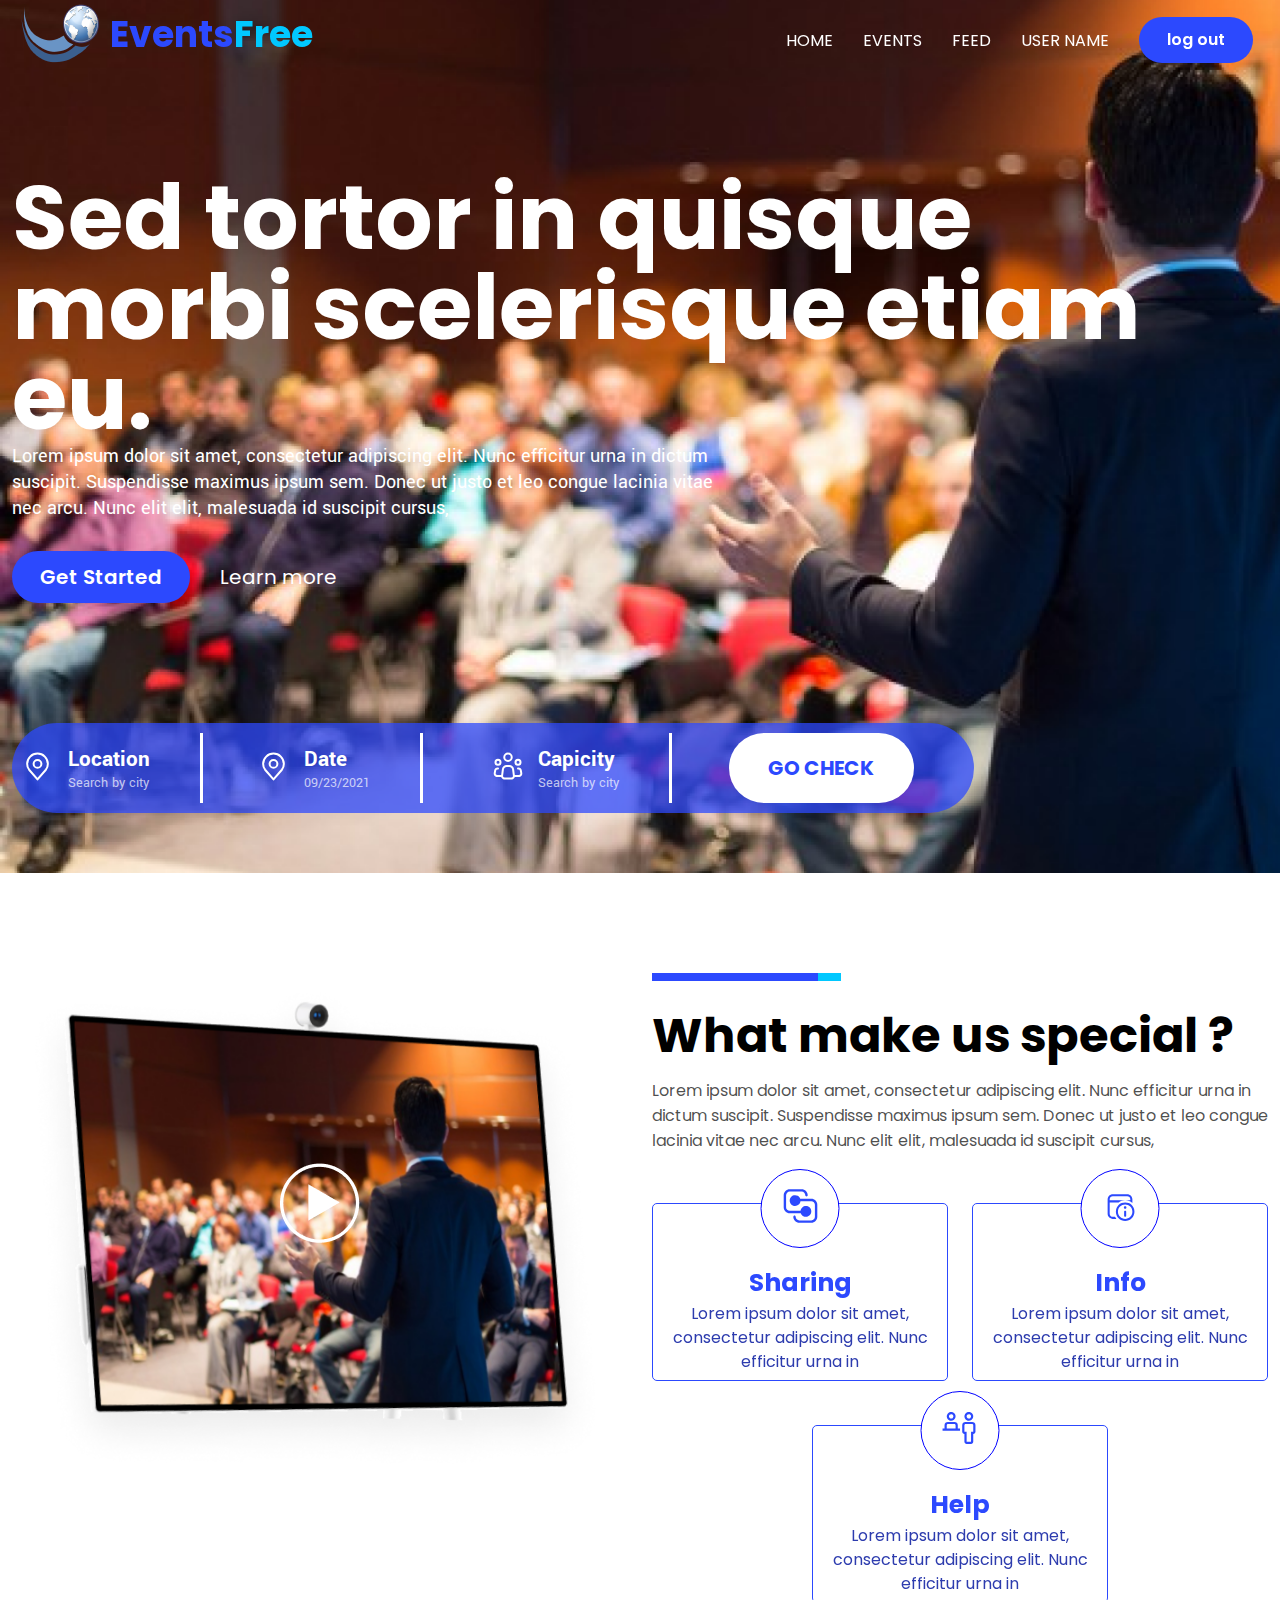
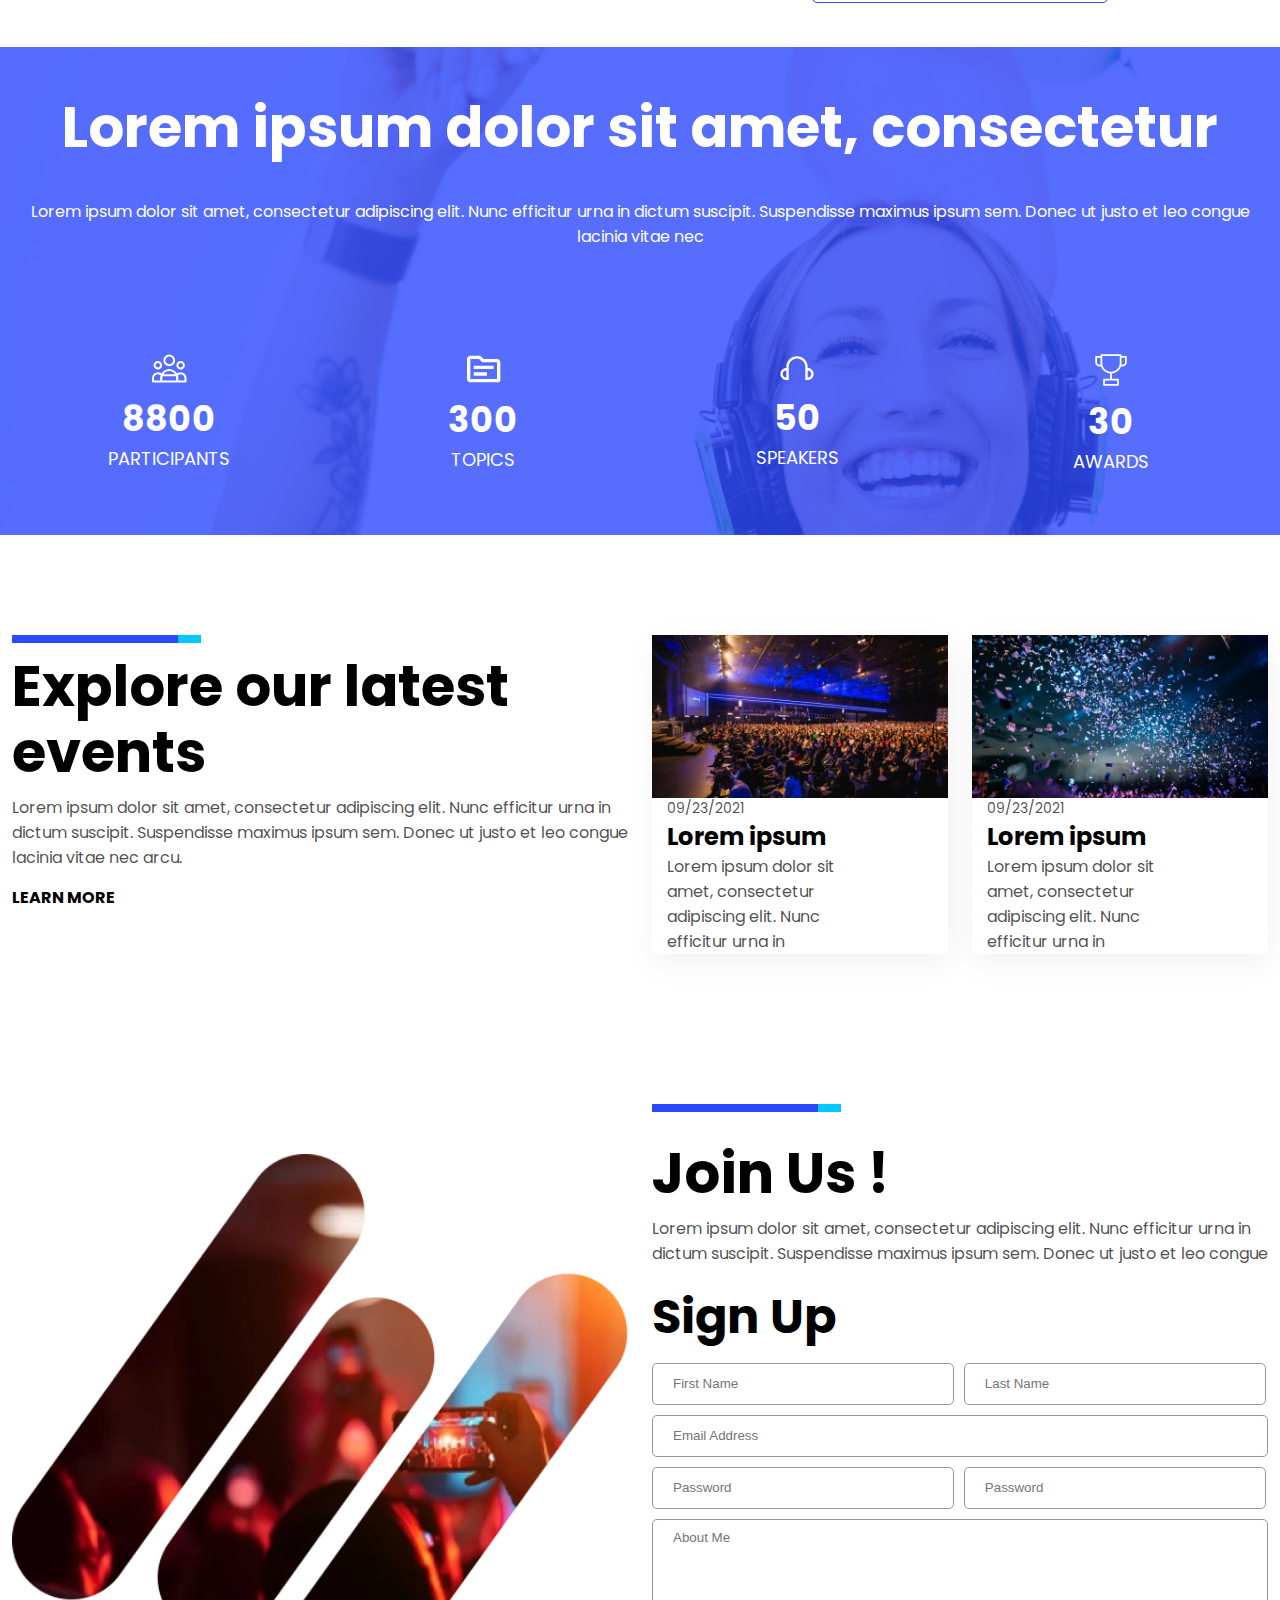
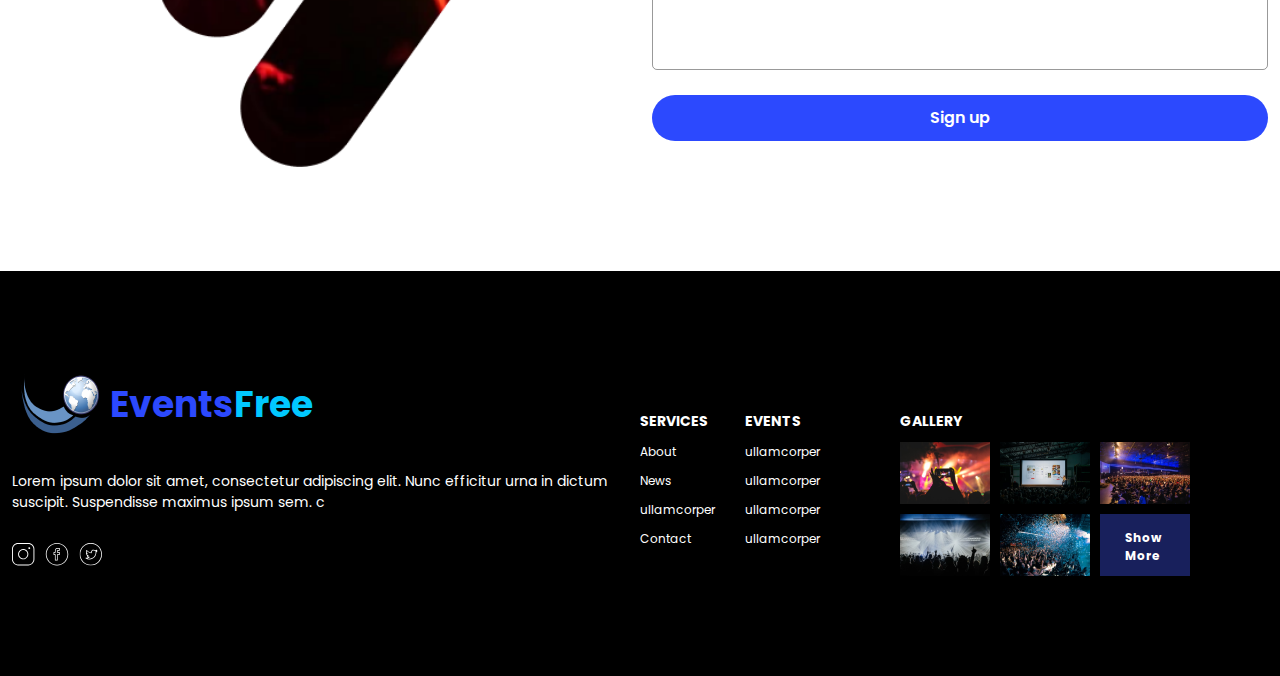
<file: index.html>
<!DOCTYPE html>
<html lang="en">

<head>
    <link rel="stylesheet" href="./assets/css/style.css">
    <meta charset="UTF-8">
    <meta name="viewport" content="width=device-width, initial-scale=1.0">
    <title>Home page</title>
</head>

<body>
    <section class="content">
        <nav class="space-btwn d-flex align-item fixed">
            <div class="container w-100">
                <div class="d-flex w-100 space-btwn align-items-center">
                    <div class="d-flex align-item">
                        <a href=""><img src="./assets/images/image1.png" alt=""></a>
                        <a href="" class="herader-txt">Events<b>Free</b></a>
                    </div>
                    <input type="checkbox" id="menuBar" hidden>
                    <label for="menuBar">
                        <span></span>
                        <span></span>
                        <span></span>
                    </label>
                    <ul class="d-flex gap-30 align-item lg-view">
                        <li><a href="" class="heraderlink">HOME</a></li>
                        <li><a href="" class="heraderlink">EVENTS</a></li>
                        <li><a href="" class="heraderlink">FEED</a></li>
                        <li><a href="" class="heraderlink">USER NAME</a></li>
                        <li><a href=""><button class="btn-1">log out</button></a></li>
                    </ul>
                </div>
            </div>
        </nav>

        <div class="container">
            <div class="main-heading ">
                <h1>Sed tortor in <span class="underline">quisque morbi</span>
                    scelerisque
                    etiam eu.
                </h1>
            </div>
            <div class="main-text pt-20">
                <p>Lorem ipsum dolor sit amet, consectetur adipiscing elit. Nunc efficitur urna in dictum suscipit.
                    Suspendisse maximus
                    ipsum sem. Donec ut justo et leo congue lacinia vitae nec arcu. Nunc elit elit, malesuada id
                    suscipit cursus,</p>
            </div>
            <div class="button d-flex align-item gap-30 pt-30">
                <button class="btn-2">Get Started</button>
                <div class="herader-txte">
                    <p>Learn more</p>
                </div>
            </div>
            <div class="pb-100px ">
                <div class="content-box d-flex jusrfy-centre align-item  ">
                    <div class="d-flex align-item  box-sec-1 sm-view width-1 br">
                        <span>
                            <svg xmlns="http://www.w3.org/2000/svg" width="31" height="31" viewBox="0 0 31 31"
                                fill="none">
                                <path
                                    d="M15.5 16.791C17.6401 16.791 19.375 15.0561 19.375 12.916C19.375 10.7759 17.6401 9.04102 15.5 9.04102C13.3599 9.04102 11.625 10.7759 11.625 12.916C11.625 15.0561 13.3599 16.791 15.5 16.791Z"
                                    stroke="white" stroke-width="2" stroke-linecap="round" stroke-linejoin="round" />
                                <path
                                    d="M15.5003 2.58301C12.7598 2.58301 10.1314 3.6717 8.19356 5.60957C6.25568 7.54745 5.16699 10.1758 5.16699 12.9163C5.16699 15.3602 5.68624 16.9593 7.10449 18.7288L15.5003 28.4163L23.8962 18.7288C25.3144 16.9593 25.8337 15.3602 25.8337 12.9163C25.8337 10.1758 24.745 7.54745 22.8071 5.60957C20.8692 3.6717 18.2409 2.58301 15.5003 2.58301V2.58301Z"
                                    stroke="white" stroke-width="2" stroke-linecap="round" stroke-linejoin="round" />
                            </svg>
                        </span>
                        <div class="box-content pl-15">
                            <div class="content-heading">
                                <h3>Location</h3>
                            </div>
                            <div class="content-paragraph">
                                <p>Search by city</p>
                            </div>
                        </div>
                        <div class="brdr"></div>
                    </div>
                    <div class="d-flex align-item   box-sec-2 sm-view width-2">
                        <span>
                            <svg xmlns="http://www.w3.org/2000/svg" width="31" height="31" viewBox="0 0 31 31"
                                fill="none">
                                <path
                                    d="M15.5 16.791C17.6401 16.791 19.375 15.0561 19.375 12.916C19.375 10.7759 17.6401 9.04102 15.5 9.04102C13.3599 9.04102 11.625 10.7759 11.625 12.916C11.625 15.0561 13.3599 16.791 15.5 16.791Z"
                                    stroke="white" stroke-width="2" stroke-linecap="round" stroke-linejoin="round" />
                                <path
                                    d="M15.5003 2.58301C12.7598 2.58301 10.1314 3.6717 8.19356 5.60957C6.25568 7.54745 5.16699 10.1758 5.16699 12.9163C5.16699 15.3602 5.68624 16.9593 7.10449 18.7288L15.5003 28.4163L23.8962 18.7288C25.3144 16.9593 25.8337 15.3602 25.8337 12.9163C25.8337 10.1758 24.745 7.54745 22.8071 5.60957C20.8692 3.6717 18.2409 2.58301 15.5003 2.58301V2.58301Z"
                                    stroke="white" stroke-width="2" stroke-linecap="round" stroke-linejoin="round" />
                            </svg>
                        </span>
                        <div class="box-content pl-15">
                            <div class="content-heading">
                                <h3>Date</h3>
                            </div>
                            <div class="content-paragraph">
                                <p>09/23/2021</p>
                            </div>
                        </div>
                        <div class="brdr"></div>
                    </div>
                    <div class="d-flex align-item   box-sec-3 width-3">
                        <span>
                            <svg xmlns="http://www.w3.org/2000/svg" width="30" height="30" viewBox="0 0 30 30"
                                fill="none">
                                <path
                                    d="M20.8991 24.69L20.0991 18.285C19.9857 17.3778 19.5448 16.5432 18.8593 15.9383C18.1738 15.3333 17.2909 14.9996 16.3766 15H13.6216C12.7078 15.0003 11.8254 15.3342 11.1405 15.9391C10.4555 16.544 10.0149 17.3782 9.9016 18.285L9.10035 24.69C9.05638 25.0419 9.08777 25.3991 9.19245 25.7379C9.29712 26.0768 9.47269 26.3894 9.70748 26.6552C9.94228 26.921 10.2309 27.1338 10.5543 27.2794C10.8776 27.4251 11.2282 27.5003 11.5828 27.5H18.4178C18.7724 27.5001 19.1229 27.4248 19.446 27.279C19.7692 27.1333 20.0577 26.9205 20.2924 26.6547C20.527 26.389 20.7025 26.0764 20.8071 25.7376C20.9117 25.3989 20.9431 25.0418 20.8991 24.69V24.69Z"
                                    stroke="white" stroke-width="2" stroke-linecap="round" stroke-linejoin="round" />
                                <path
                                    d="M15 10C17.0711 10 18.75 8.32107 18.75 6.25C18.75 4.17893 17.0711 2.5 15 2.5C12.9289 2.5 11.25 4.17893 11.25 6.25C11.25 8.32107 12.9289 10 15 10Z"
                                    stroke="white" stroke-width="2" />
                                <path
                                    d="M5 13.75C6.38071 13.75 7.5 12.6307 7.5 11.25C7.5 9.86929 6.38071 8.75 5 8.75C3.61929 8.75 2.5 9.86929 2.5 11.25C2.5 12.6307 3.61929 13.75 5 13.75Z"
                                    stroke="white" stroke-width="2" />
                                <path
                                    d="M25 13.75C26.3807 13.75 27.5 12.6307 27.5 11.25C27.5 9.86929 26.3807 8.75 25 8.75C23.6193 8.75 22.5 9.86929 22.5 11.25C22.5 12.6307 23.6193 13.75 25 13.75Z"
                                    stroke="white" stroke-width="2" />
                                <path
                                    d="M5.00023 17.5H4.61773C4.02593 17.4999 3.4533 17.7098 3.0017 18.0923C2.5501 18.4747 2.24883 19.005 2.15148 19.5887L1.73523 22.0887C1.67549 22.4469 1.69451 22.8138 1.79094 23.1639C1.88738 23.514 2.05892 23.8389 2.29364 24.116C2.52836 24.393 2.82062 24.6156 3.1501 24.7683C3.47957 24.921 3.83835 25 4.20148 25H8.75023"
                                    stroke="white" stroke-width="2" stroke-linecap="round" stroke-linejoin="round" />
                                <path
                                    d="M25 17.5H25.3825C25.9743 17.4999 26.5469 17.7098 26.9985 18.0923C27.4501 18.4747 27.7514 19.005 27.8487 19.5887L28.265 22.0887C28.3247 22.4469 28.3057 22.8138 28.2093 23.1639C28.1129 23.514 27.9413 23.8389 27.7066 24.116C27.4719 24.393 27.1796 24.6156 26.8501 24.7683C26.5207 24.921 26.1619 25 25.7987 25H21.25"
                                    stroke="white" stroke-width="2" stroke-linecap="round" stroke-linejoin="round" />
                            </svg>
                        </span>
                        <div class="box-content pl-15">
                            <div class="content-heading">
                                <h3>Capicity</h3>
                            </div>
                            <div class="content-paragraph">
                                <p>Search by city</p>
                            </div>
                        </div>
                        <div class="brdr"></div>
                    </div>
                    <div class="d-flex align-item pl-90 width-4">
                        <div class="box-content  ">
                            <button class="btn-3">GO CHECK</button>
                        </div>
                    </div>
                </div>
            </div>
        </div>
    </section>
    <div class="container">
        <div class="row">
            <div class="col-lg-6 col-12">
                <div class="relative pt-100">
                    <img src="./assets/images/surfacee-hub.png" alt="Microsoft" class="w-100">
                    <img src="./assets/images/icon-img.png" alt="icon-img" class="absolute">
                </div>
            </div>
            <div class="col-lg-6 col-12">
                <img src="./assets/images/heading-top.png" alt="" class="heading-top-img">
                <div class="heading">
                    <p>What make us special ?</p>
                </div>
                <div class="text">
                    <p>Lorem ipsum dolor sit amet, consectetur adipiscing elit. Nunc efficitur urna in dictum suscipit.
                        Suspendisse maximus
                        ipsum sem. Donec ut justo et leo congue lacinia vitae nec arcu. Nunc elit elit, malesuada id
                        suscipit cursus,
                    </p>
                </div>
                <div class="row jusrfy-centre mb-50">
                    <div class="col-6 col-12-sm">
                        <div class="box relative">
                            <div class="box-heading">
                                <h4>Sharing</h4>
                            </div>
                            <div class="box-p">
                                <p>Lorem ipsum dolor sit amet, consectetur adipiscing elit. Nunc efficitur urna in</p>
                            </div>
                            <div class="box-img">
                                <span>
                                    <svg xmlns="http://www.w3.org/2000/svg" width="48" height="48" viewBox="0 0 48 48"
                                        fill="none">
                                        <path
                                            d="M7.2002 13.2002C7.2002 11.6089 7.83234 10.0828 8.95755 8.95755C10.0828 7.83234 11.6089 7.2002 13.2002 7.2002H25.2002C26.7915 7.2002 28.3176 7.83234 29.4428 8.95755C30.5681 10.0828 31.2002 11.6089 31.2002 13.2002C31.2002 13.5185 31.0738 13.8237 30.8487 14.0487C30.6237 14.2738 30.3185 14.4002 30.0002 14.4002C29.6819 14.4002 29.3767 14.2738 29.1517 14.0487C28.9266 13.8237 28.8002 13.5185 28.8002 13.2002C28.8002 12.2454 28.4209 11.3297 27.7458 10.6546C27.0707 9.97948 26.155 9.6002 25.2002 9.6002H13.2002C12.2454 9.6002 11.3297 9.97948 10.6546 10.6546C9.97948 11.3297 9.6002 12.2454 9.6002 13.2002V25.2002C9.6002 26.155 9.97948 27.0707 10.6546 27.7458C11.3297 28.4209 12.2454 28.8002 13.2002 28.8002H24.0338C24.1822 27.4816 24.8109 26.2638 25.7999 25.3791C26.7889 24.4945 28.0691 24.005 29.396 24.0041C30.7229 24.0031 32.0038 24.4907 32.9941 25.3739C33.9844 26.2571 34.6149 27.474 34.7652 28.7924C34.9155 30.1108 34.5751 31.4384 33.809 32.5218C33.0428 33.6052 31.9046 34.3687 30.6115 34.6664C29.3184 34.9641 27.961 34.7753 26.7982 34.136C25.6354 33.4966 24.7488 32.4516 24.3074 31.2002H13.2002C11.6089 31.2002 10.0828 30.5681 8.95755 29.4428C7.83234 28.3176 7.2002 26.7915 7.2002 25.2002V13.2002ZM18.0002 33.6002C17.6819 33.6002 17.3767 33.7266 17.1517 33.9517C16.9266 34.1767 16.8002 34.4819 16.8002 34.8002C16.8002 36.3915 17.4323 37.9176 18.5576 39.0428C19.6828 40.1681 21.2089 40.8002 22.8002 40.8002H34.8002C36.3915 40.8002 37.9176 40.1681 39.0428 39.0428C40.1681 37.9176 40.8002 36.3915 40.8002 34.8002V22.8002C40.8002 21.2089 40.1681 19.6828 39.0428 18.5576C37.9176 17.4323 36.3915 16.8002 34.8002 16.8002H23.693C23.2516 15.5488 22.365 14.5037 21.2022 13.8644C20.0394 13.2251 18.682 13.0363 17.3889 13.334C16.0958 13.6317 14.9576 14.3952 14.1914 15.4786C13.4253 16.562 13.0849 17.8896 13.2352 19.208C13.3855 20.5264 14.016 21.7433 15.0063 22.6265C15.9966 23.5097 17.2774 23.9973 18.6044 23.9963C19.9313 23.9954 21.2114 23.5059 22.2005 22.6212C23.1895 21.7366 23.8182 20.5188 23.9666 19.2002H34.8002C35.755 19.2002 36.6707 19.5795 37.3458 20.2546C38.0209 20.9297 38.4002 21.8454 38.4002 22.8002V34.8002C38.4002 35.755 38.0209 36.6707 37.3458 37.3458C36.6707 38.0209 35.755 38.4002 34.8002 38.4002H22.8002C21.8454 38.4002 20.9297 38.0209 20.2546 37.3458C19.5795 36.6707 19.2002 35.755 19.2002 34.8002C19.2002 34.4819 19.0738 34.1767 18.8487 33.9517C18.6237 33.7266 18.3185 33.6002 18.0002 33.6002Z"
                                            fill="#2C49FE" />
                                    </svg>
                                </span>
                            </div>
                        </div>
                    </div>
                    <div class="col-6 col-12-sm">
                        <div class="relative box">
                            <div class="box-heading">
                                <h4>Info</h4>
                            </div>
                            <div class="box-p">
                                <p>Lorem ipsum dolor sit amet, consectetur adipiscing elit. Nunc efficitur urna in
                                </p>
                            </div>
                            <div class="box-img">
                                <span>
                                    <svg xmlns="http://www.w3.org/2000/svg" width="33" height="33" viewBox="0 0 33 33"
                                        fill="none">
                                        <path
                                            d="M28.875 9.28125C28.875 7.91373 28.3318 6.60222 27.3648 5.63523C26.3978 4.66825 25.0863 4.125 23.7188 4.125H9.28125C7.91373 4.125 6.60222 4.66825 5.63523 5.63523C4.66825 6.60222 4.125 7.91373 4.125 9.28125V23.7188C4.125 25.0863 4.66825 26.3978 5.63523 27.3648C6.60222 28.3318 7.91373 28.875 9.28125 28.875H12.9051C12.3798 28.2388 11.9254 27.5472 11.55 26.8125H9.28125C8.46074 26.8125 7.67383 26.4866 7.09364 25.9064C6.51345 25.3262 6.1875 24.5393 6.1875 23.7188V12.375H15.1326C16.9785 11.0756 19.2287 10.3125 21.6562 10.3125C24.3994 10.3125 26.9156 11.286 28.875 12.9051V9.28125ZM21.6562 10.3125H6.1875V9.28125C6.1875 8.46074 6.51345 7.67383 7.09364 7.09364C7.67383 6.51345 8.46074 6.1875 9.28125 6.1875H23.7188C24.5393 6.1875 25.3262 6.51345 25.9064 7.09364C26.4866 7.67383 26.8125 8.46074 26.8125 9.28125V10.3125H21.6562ZM20.3672 17.5312C20.3672 17.1894 20.503 16.8615 20.7447 16.6197C20.9865 16.378 21.3144 16.2422 21.6562 16.2422C21.9981 16.2422 22.326 16.378 22.5678 16.6197C22.8095 16.8615 22.9453 17.1894 22.9453 17.5312C22.9453 17.8731 22.8095 18.201 22.5678 18.4428C22.326 18.6845 21.9981 18.8203 21.6562 18.8203C21.3144 18.8203 20.9865 18.6845 20.7447 18.4428C20.503 18.201 20.3672 17.8731 20.3672 17.5312ZM22.6875 25.7812C22.6875 26.0548 22.5789 26.3171 22.3855 26.5105C22.1921 26.7039 21.9298 26.8125 21.6562 26.8125C21.3827 26.8125 21.1204 26.7039 20.927 26.5105C20.7336 26.3171 20.625 26.0548 20.625 25.7812V21.6562C20.625 21.3827 20.7336 21.1204 20.927 20.927C21.1204 20.7336 21.3827 20.625 21.6562 20.625C21.9298 20.625 22.1921 20.7336 22.3855 20.927C22.5789 21.1204 22.6875 21.3827 22.6875 21.6562V25.7812ZM12.375 21.6562C12.375 20.4374 12.6151 19.2305 13.0815 18.1045C13.5479 16.9784 14.2316 15.9553 15.0934 15.0934C15.9553 14.2316 16.9784 13.5479 18.1045 13.0815C19.2305 12.6151 20.4374 12.375 21.6562 12.375C22.8751 12.375 24.082 12.6151 25.208 13.0815C26.3341 13.5479 27.3572 14.2316 28.2191 15.0934C29.0809 15.9553 29.7646 16.9784 30.231 18.1045C30.6974 19.2305 30.9375 20.4374 30.9375 21.6562C30.9375 24.1178 29.9597 26.4785 28.2191 28.2191C26.4785 29.9597 24.1178 30.9375 21.6562 30.9375C19.1947 30.9375 16.834 29.9597 15.0934 28.2191C13.3528 26.4785 12.375 24.1178 12.375 21.6562ZM14.4375 21.6562C14.4375 23.5708 15.198 25.4069 16.5518 26.7607C17.9056 28.1145 19.7417 28.875 21.6562 28.875C23.5708 28.875 25.4069 28.1145 26.7607 26.7607C28.1145 25.4069 28.875 23.5708 28.875 21.6562C28.875 19.7417 28.1145 17.9056 26.7607 16.5518C25.4069 15.198 23.5708 14.4375 21.6562 14.4375C19.7417 14.4375 17.9056 15.198 16.5518 16.5518C15.198 17.9056 14.4375 19.7417 14.4375 21.6562Z"
                                            fill="#2C49FE" />
                                    </svg>
                                </span>
                            </div>
                        </div>
                    </div>

                    <div class="col-6 col-12-sm">
                        <div class="box-2 relative">
                            <div class="box-heading">
                                <h4>Help</h4>
                            </div>
                            <div class="box-p">
                                <p>Lorem ipsum dolor sit amet, consectetur adipiscing elit. Nunc efficitur urna in</p>
                            </div>
                            <div class="box-img">
                                <span>
                                    <svg xmlns="http://www.w3.org/2000/svg" width="37" height="37" viewBox="0 0 37 37"
                                        fill="none">
                                        <g clip-path="url(#clip0_34717_6864)">
                                            <path
                                                d="M30.6455 11.875H24.0205C23.1422 11.8759 22.3002 12.2252 21.6792 12.8462C21.0582 13.4672 20.7089 14.3092 20.708 15.1875V21.8125C20.7086 22.398 20.9414 22.9594 21.3555 23.3734C21.7695 23.7874 22.3308 24.0202 22.9163 24.0208V31.75C22.9169 32.3355 23.1498 32.8969 23.5638 33.3109C23.9778 33.7249 24.5392 33.9578 25.1247 33.9583H29.5413C30.1268 33.9578 30.6882 33.7249 31.1022 33.3109C31.5162 32.8969 31.7491 32.3355 31.7497 31.75V24.0208C32.3352 24.0202 32.8965 23.7874 33.3106 23.3734C33.7246 22.9594 33.9574 22.398 33.958 21.8125V15.1875C33.9571 14.3092 33.6079 13.4672 32.9868 12.8462C32.3658 12.2252 31.5238 11.8759 30.6455 11.875ZM31.7497 21.8125H29.5413V31.75H25.1247V21.8125H22.9163V15.1875C22.9163 14.8947 23.0327 14.6138 23.2397 14.4067C23.4468 14.1997 23.7277 14.0833 24.0205 14.0833H30.6455C30.9384 14.0833 31.2192 14.1997 31.4263 14.4067C31.6333 14.6138 31.7497 14.8947 31.7497 15.1875V21.8125Z"
                                                fill="#2C49FE" />
                                            <path
                                                d="M22.916 6.35417C22.916 5.48063 23.175 4.62672 23.6604 3.9004C24.1457 3.17408 24.8355 2.60799 25.6425 2.2737C26.4495 1.93941 27.3376 1.85195 28.1943 2.02237C29.0511 2.19279 29.8381 2.61343 30.4557 3.23111C31.0734 3.8488 31.4941 4.63577 31.6645 5.49252C31.8349 6.34927 31.7474 7.23731 31.4132 8.04435C31.0789 8.85139 30.5128 9.54118 29.7865 10.0265C29.0601 10.5118 28.2062 10.7708 27.3327 10.7708C26.1617 10.7697 25.039 10.304 24.2109 9.47593C23.3829 8.6479 22.9172 7.52518 22.916 6.35417ZM25.1243 6.35417C25.1243 6.79094 25.2539 7.21789 25.4965 7.58105C25.7392 7.94421 26.0841 8.22726 26.4876 8.3944C26.8911 8.56155 27.3351 8.60528 27.7635 8.52007C28.1919 8.43486 28.5854 8.22454 28.8942 7.9157C29.2031 7.60686 29.4134 7.21337 29.4986 6.78499C29.5838 6.35662 29.5401 5.9126 29.3729 5.50908C29.2058 5.10556 28.9227 4.76066 28.5596 4.51801C28.1964 4.27535 27.7694 4.14584 27.3327 4.14584C26.7472 4.14642 26.1858 4.37927 25.7718 4.79329C25.3578 5.2073 25.1249 5.76866 25.1243 6.35417Z"
                                                fill="#2C49FE" />
                                            <path
                                                d="M16.2913 18.5V15.1875C16.2905 14.3092 15.9412 13.4672 15.3202 12.8462C14.6991 12.2252 13.8571 11.8759 12.9788 11.875H6.35384C5.47558 11.8759 4.63354 12.2252 4.01252 12.8462C3.39149 13.4672 3.04222 14.3092 3.04134 15.1875V18.5H0.833008V20.7083H18.4997V18.5H16.2913ZM5.24967 15.1875C5.24967 14.8947 5.36601 14.6138 5.57308 14.4067C5.78015 14.1997 6.061 14.0833 6.35384 14.0833H12.9788C13.2717 14.0833 13.5525 14.1997 13.7596 14.4067C13.9667 14.6138 14.083 14.8947 14.083 15.1875V18.5H5.24967V15.1875Z"
                                                fill="#2C49FE" />
                                            <path
                                                d="M5.25 6.35417C5.25 5.48063 5.50903 4.62672 5.99434 3.9004C6.47965 3.17408 7.16944 2.60799 7.97648 2.2737C8.78352 1.93941 9.67157 1.85195 10.5283 2.02237C11.3851 2.19279 12.172 2.61343 12.7897 3.23111C13.4074 3.8488 13.8281 4.63577 13.9985 5.49252C14.1689 6.34927 14.0814 7.23731 13.7471 8.04435C13.4128 8.85139 12.8468 9.54118 12.1204 10.0265C11.3941 10.5118 10.5402 10.7708 9.66667 10.7708C8.49565 10.7697 7.37294 10.304 6.5449 9.47593C5.71687 8.6479 5.25117 7.52518 5.25 6.35417ZM7.45833 6.35417C7.45833 6.79094 7.58785 7.21789 7.8305 7.58105C8.07316 7.94421 8.41805 8.22726 8.82157 8.3944C9.22509 8.56155 9.66912 8.60528 10.0975 8.52007C10.5259 8.43486 10.9194 8.22454 11.2282 7.9157C11.537 7.60686 11.7474 7.21337 11.8326 6.78499C11.9178 6.35662 11.874 5.9126 11.7069 5.50908C11.5398 5.10556 11.2567 4.76066 10.8936 4.51801C10.5304 4.27535 10.1034 4.14584 9.66667 4.14584C9.08116 4.14642 8.5198 4.37927 8.10579 4.79329C7.69177 5.2073 7.45892 5.76866 7.45833 6.35417Z"
                                                fill="#2C49FE" />
                                        </g>
                                        <defs>
                                            <clipPath id="clip0_34717_6864">
                                                <rect width="35.3333" height="35.3333" fill="white"
                                                    transform="translate(0.833008 0.833008)" />
                                            </clipPath>
                                        </defs>
                                    </svg>
                                </span>
                            </div>
                        </div>
                    </div>
                </div>
            </div>
        </div>
    </div>
    <section class="bg-image">
        <div class="container">
            <div class="section-heading">
                <h3>Lorem ipsum dolor sit amet, consectetur</h3>
            </div>
            <div class="section-text">
                <p>Lorem ipsum dolor sit amet, consectetur adipiscing elit. Nunc efficitur urna in dictum suscipit.
                    Suspendisse maximus
                    ipsum sem. Donec ut justo et leo congue lacinia vitae nec
                </p>
            </div>
            <div class="d-flex jusrfy-space-evenly pt-100 pb-100px flex-wrap max-widht-100">
                <div class="text-1">
                    <span>
                        <svg xmlns="http://www.w3.org/2000/svg" width="39" height="39" viewBox="0 0 39 39" fill="none">
                            <path
                                d="M27.375 32.5H35.5V29.25C35.4999 28.2369 35.1842 27.2489 34.5967 26.4235C34.0092 25.5981 33.1792 24.9762 32.222 24.6443C31.2647 24.3125 30.2279 24.2871 29.2555 24.5717C28.2832 24.8563 27.4237 25.4367 26.7965 26.2324L27.375 32.5ZM27.375 32.5H11.125H27.375ZM27.375 32.5V29.25C27.375 28.184 27.1702 27.1651 26.7965 26.2324L27.375 32.5ZM11.125 32.5H3V29.25C3.00007 28.2369 3.3158 27.2489 3.90327 26.4235C4.49075 25.5981 5.3208 24.9762 6.27803 24.6443C7.23526 24.3125 8.27211 24.2871 9.24445 24.5717C10.2168 24.8563 11.0763 25.4367 11.7035 26.2324L11.125 32.5ZM11.125 32.5V29.25C11.125 28.184 11.3297 27.1651 11.7035 26.2324L11.125 32.5ZM11.7035 26.2324C12.307 24.7243 13.3484 23.4316 14.6935 22.5211C16.0386 21.6105 17.6257 21.1239 19.25 21.1239C20.8743 21.1239 22.4614 21.6105 23.8065 22.5211C25.1516 23.4316 26.193 24.7243 26.7965 26.2324H11.7035ZM24.125 11.375C24.125 12.6679 23.6114 13.9079 22.6971 14.8221C21.7829 15.7364 20.5429 16.25 19.25 16.25C17.9571 16.25 16.7171 15.7364 15.8029 14.8221C14.8886 13.9079 14.375 12.6679 14.375 11.375C14.375 10.0821 14.8886 8.84209 15.8029 7.92785C16.7171 7.01361 17.9571 6.5 19.25 6.5C20.5429 6.5 21.7829 7.01361 22.6971 7.92785C23.6114 8.84209 24.125 10.0821 24.125 11.375V11.375ZM33.875 16.25C33.875 17.112 33.5326 17.9386 32.9231 18.5481C32.3136 19.1576 31.487 19.5 30.625 19.5C29.763 19.5 28.9364 19.1576 28.3269 18.5481C27.7174 17.9386 27.375 17.112 27.375 16.25C27.375 15.388 27.7174 14.5614 28.3269 13.9519C28.9364 13.3424 29.763 13 30.625 13C31.487 13 32.3136 13.3424 32.9231 13.9519C33.5326 14.5614 33.875 15.388 33.875 16.25ZM11.125 16.25C11.125 17.112 10.7826 17.9386 10.1731 18.5481C9.5636 19.1576 8.73695 19.5 7.875 19.5C7.01305 19.5 6.1864 19.1576 5.5769 18.5481C4.96741 17.9386 4.625 17.112 4.625 16.25C4.625 15.388 4.96741 14.5614 5.5769 13.9519C6.1864 13.3424 7.01305 13 7.875 13C8.73695 13 9.5636 13.3424 10.1731 13.9519C10.7826 14.5614 11.125 15.388 11.125 16.25Z"
                                stroke="white" stroke-width="2" stroke-linecap="round" stroke-linejoin="round" />
                        </svg>
                    </span>
                    <div class="number">
                        <p>8800</p>
                    </div>
                    <div class="text-section2">
                        <p>PARTICIPANTS</p>
                    </div>
                </div>
                <div class="text-2">
                    <span>
                        <svg xmlns="http://www.w3.org/2000/svg" width="40" height="40" viewBox="0 0 40 40" fill="none">
                            <path
                                d="M34 10.0003H20.6667L17.3333 6.66699H7.33333C5.5 6.66699 4.01667 8.16699 4.01667 10.0003L4 30.0003C4 31.8337 5.5 33.3337 7.33333 33.3337H35.2833C36.4167 33.3337 37.3333 32.4003 37.3333 31.2837V13.3337C37.3333 11.5003 35.8333 10.0003 34 10.0003ZM34 30.0003H7.33333V10.0003H15.95L19.2833 13.3337H34V30.0003ZM30.6667 20.0003H10.6667V16.667H30.6667V20.0003ZM24 26.667H10.6667V23.3337H24V26.667Z"
                                fill="white" />
                        </svg>
                    </span>
                    <div class="number">
                        <p>300</p>
                    </div>
                    <div class="text-section2">
                        <p>TOPICS</p>
                    </div>
                </div>
                <div class="text-3">
                    <span>
                        <svg xmlns="http://www.w3.org/2000/svg" width="38" height="38" viewBox="0 0 38 38" fill="none">
                            <path
                                d="M29.6875 19V17.8125C29.6875 14.978 28.5615 12.2596 26.5572 10.2553C24.5529 8.251 21.8345 7.125 19 7.125C16.1655 7.125 13.4471 8.251 11.4428 10.2553C9.4385 12.2596 8.3125 14.978 8.3125 17.8125V19C6.73778 19 5.22755 19.6256 4.11405 20.7391C3.00056 21.8526 2.375 23.3628 2.375 24.9375C2.375 26.5122 3.00056 28.0224 4.11405 29.1359C5.22755 30.2494 6.73778 30.875 8.3125 30.875H10.6875V17.8125C10.6875 15.6079 11.5633 13.4936 13.1222 11.9347C14.6811 10.3758 16.7954 9.5 19 9.5C21.2046 9.5 23.3189 10.3758 24.8778 11.9347C26.4367 13.4936 27.3125 15.6079 27.3125 17.8125V30.875H29.6875C31.2622 30.875 32.7724 30.2494 33.8859 29.1359C34.9994 28.0224 35.625 26.5122 35.625 24.9375C35.625 23.3628 34.9994 21.8526 33.8859 20.7391C32.7724 19.6256 31.2622 19 29.6875 19ZM4.75 24.9375C4.75 23.9927 5.12533 23.0865 5.79343 22.4184C6.46153 21.7503 7.36767 21.375 8.3125 21.375V28.5C7.36767 28.5 6.46153 28.1247 5.79343 27.4566C5.12533 26.7885 4.75 25.8823 4.75 24.9375ZM29.6875 28.5V21.375C30.6323 21.375 31.5385 21.7503 32.2066 22.4184C32.8747 23.0865 33.25 23.9927 33.25 24.9375C33.25 25.8823 32.8747 26.7885 32.2066 27.4566C31.5385 28.1247 30.6323 28.5 29.6875 28.5Z"
                                fill="white" />
                        </svg>
                    </span>
                    <div class="number">
                        <p>50</p>
                    </div>
                    <div class="text-section2">
                        <p>SPEAKERS</p>
                    </div>
                </div>
                <div class="text-4">
                    <span>
                        <svg xmlns="http://www.w3.org/2000/svg" width="42" height="42" viewBox="0 0 42 42" fill="none">
                            <path fill-rule="evenodd" clip-rule="evenodd"
                                d="M10.5 6.125C10.5 5.89294 10.5922 5.67038 10.7563 5.50628C10.9204 5.34219 11.1429 5.25 11.375 5.25H30.625C30.8571 5.25 31.0796 5.34219 31.2437 5.50628C31.4078 5.67038 31.5 5.89294 31.5 6.125V7H35.875C36.1071 7 36.3296 7.09219 36.4937 7.25628C36.6578 7.42038 36.75 7.64294 36.75 7.875V13.125C36.75 14.2853 36.2891 15.3981 35.4686 16.2186C34.6481 17.0391 33.5353 17.5 32.375 17.5H30.9024C29.554 21.315 26.0636 24.1185 21.875 24.4641V29.75H28C28.2321 29.75 28.4546 29.8422 28.6187 30.0063C28.7828 30.1704 28.875 30.3929 28.875 30.625V35.875C28.875 36.1071 28.7828 36.3296 28.6187 36.4937C28.4546 36.6578 28.2321 36.75 28 36.75H14C13.7679 36.75 13.5454 36.6578 13.3813 36.4937C13.2172 36.3296 13.125 36.1071 13.125 35.875V30.625C13.125 30.3929 13.2172 30.1704 13.3813 30.0063C13.5454 29.8422 13.7679 29.75 14 29.75H20.125V24.4641C15.9373 24.1185 12.446 21.315 11.0976 17.5H9.625C8.46468 17.5 7.35188 17.0391 6.53141 16.2186C5.71094 15.3981 5.25 14.2853 5.25 13.125V7.875C5.25 7.64294 5.34219 7.42038 5.50628 7.25628C5.67038 7.09219 5.89294 7 6.125 7H10.5V6.125ZM29.75 14V7H12.25V14C12.25 18.8326 16.1674 22.75 21 22.75C25.8326 22.75 29.75 18.8326 29.75 14ZM31.5 8.75V15.75H32.375C33.0712 15.75 33.7389 15.4734 34.2312 14.9812C34.7234 14.4889 35 13.8212 35 13.125V8.75H31.5ZM7 8.75H10.5V15.75H9.625C8.92881 15.75 8.26113 15.4734 7.76884 14.9812C7.27656 14.4889 7 13.8212 7 13.125V8.75ZM14.875 31.5V35H27.125V31.5H14.875Z"
                                fill="white" />
                        </svg>
                    </span>
                    <div class="number">
                        <p>30</p>
                    </div>
                    <div class="text-section2">
                        <p>AWARDS</p>
                    </div>
                </div>
            </div>
        </div>
    </section>
    <div class="container">
        <div class="row">
            <div class="col-lg-6 col-12 ">
                <img src="./assets/images/heading-top.png" alt="heading-top-img" class="heading-top-img-1">
                <div class="section-3-text">
                    <h3>Explore our latest events</h3>
                </div>
                <div class="section-3-paragraph">
                    <p>Lorem ipsum dolor sit amet, consectetur adipiscing elit. Nunc efficitur urna in dictum suscipit.
                        Suspendisse maximus
                        ipsum sem. Donec ut justo et leo congue lacinia vitae nec arcu.
                    </p>
                </div>
                <div class="paragraph-2">
                    <p>LEARN MORE</p>
                </div>
            </div>
            <div class="col-lg-6 col-12 ">
                <div class="row">
                    <div class="col-6 col-12-sm pt-100">
                        <div class="card">

                            <div class="card-img "><img src="./assets/images/section-3-1st-img.png"
                                    alt="section-3-1st-img" class="w-100">
                            </div>
                            <div class="date">
                                <p>09/23/2021</p>
                            </div>
                            <div class="card-heading">
                                <h4>Lorem ipsum</h4>
                            </div>
                            <div class="card-text">
                                <p>Lorem ipsum dolor sit amet, consectetur adipiscing elit. Nunc efficitur urna in</p>
                            </div>
                        </div>
                    </div>
                    <div class="col-6 col-12-sm pt-100">
                        <div class="card">
                            <div class="card-img "><img src="./assets/images/section-3-2nd-img.png"
                                    alt="section-3-2nd-img" class="w-100">
                            </div>
                            <div class="date">
                                <p>09/23/2021</p>
                            </div>
                            <div class="card-heading">
                                <h4>Lorem ipsum</h4>
                            </div>
                            <div class="card-text">
                                <p>Lorem ipsum dolor sit amet, consectetur adipiscing elit. Nunc efficitur urna in</p>
                            </div>
                        </div>
                    </div>
                </div>
            </div>

            <div class="col-lg-6 col-12">
                <div class="vector-img">
                    <img src="./assets/images/Vector.png" alt="Vector" class="w-100">
                </div>
            </div>
            <div class="col-lg-6 col-12">
                <img src="./assets/images/heading-top.png" alt="heading-top" class="h-t">
                <div class="heading-s3">
                    <h3>Join Us !</h3>
                </div>
                <div class="para-s">
                    <p>Lorem ipsum dolor sit amet, consectetur adipiscing elit. Nunc efficitur urna in dictum suscipit.
                        Suspendisse maximus
                        ipsum sem. Donec ut justo et leo congue
                    </p>
                </div>
                <div class="heading-s3">
                    <h4>Sign Up</h4>
                </div>
                <div class="d-flex">
                    <input type="text" placeholder="First Name" class="input">
                    <input type="text" placeholder="Last Name" class="input ml-10">
                </div>
                <input type="text" placeholder="Email Address" class="input-1">
                <div class="d-flex">
                    <input type="text" placeholder="Password" class="input">
                    <input type="text" placeholder="Password" class="input ml-10">
                </div>
                <input type="text" placeholder="About Me" class="input-2">
                <button class="btn-4">Sign up</button>
            </div>
        </div>
    </div>
    <footer class="bg-black py-100 mt-100">
        <div class="container space-btwn">
            <div class="row">
                <div class="col-xl-12 col-6">
                    <div class="d-flex align-item">
                        <a href=""><img src="./assets/images/image1.png" alt=""></a>
                        <a href="" class="herader-txt">Events<b>Free</b></a>
                    </div>
                    <div class="footer-text">
                        <p>Lorem ipsum dolor sit amet, consectetur adipiscing elit. Nunc efficitur urna in dictum
                            suscipit. Suspendisse maximus
                            ipsum sem. c
                        </p>
                    </div>
                    <div class="d-flex pt-30 gap-20">
                        <a href="">
                            <svg xmlns="http://www.w3.org/2000/svg" width="23" height="23" viewBox="0 0 23 23"
                                fill="none">
                                <path
                                    d="M11.2 6.06667C10.1847 6.06667 9.19225 6.36773 8.34807 6.93179C7.5039 7.49585 6.84595 8.29756 6.45742 9.23556C6.06889 10.1736 5.96723 11.2057 6.1653 12.2015C6.36337 13.1972 6.85228 14.1119 7.57018 14.8298C8.28809 15.5477 9.20277 16.0366 10.1985 16.2347C11.1943 16.4328 12.2264 16.3311 13.1644 15.9426C14.1024 15.5541 14.9042 14.8961 15.4682 14.0519C16.0323 13.2078 16.3333 12.2153 16.3333 11.2C16.3318 9.83903 15.7905 8.53424 14.8281 7.57189C13.8658 6.60954 12.561 6.06821 11.2 6.06667ZM11.2 15.4C10.3693 15.4 9.55729 15.1537 8.86661 14.6922C8.17592 14.2307 7.63759 13.5747 7.31971 12.8073C7.00182 12.0398 6.91864 11.1953 7.0807 10.3806C7.24276 9.5659 7.64277 8.81753 8.23015 8.23015C8.81753 7.64277 9.5659 7.24276 10.3806 7.0807C11.1953 6.91864 12.0398 7.00182 12.8073 7.31971C13.5747 7.63759 14.2307 8.17592 14.6922 8.86661C15.1537 9.55729 15.4 10.3693 15.4 11.2C15.3988 12.3135 14.9559 13.3811 14.1685 14.1685C13.3811 14.9559 12.3135 15.3988 11.2 15.4ZM16.3333 0H6.06667C4.45825 0.00182184 2.91622 0.641572 1.7789 1.7789C0.641572 2.91622 0.00182184 4.45825 0 6.06667V16.3333C0.00182184 17.9418 0.641572 19.4838 1.7789 20.6211C2.91622 21.7584 4.45825 22.3982 6.06667 22.4H16.3333C17.9418 22.3982 19.4838 21.7584 20.6211 20.6211C21.7584 19.4838 22.3982 17.9418 22.4 16.3333V6.06667C22.3982 4.45825 21.7584 2.91622 20.6211 1.7789C19.4838 0.641572 17.9418 0.00182184 16.3333 0ZM21.4667 16.3333C21.4651 17.6943 20.9238 18.9991 19.9614 19.9614C18.9991 20.9238 17.6943 21.4651 16.3333 21.4667H6.06667C4.7057 21.4651 3.40091 20.9238 2.43856 19.9614C1.4762 18.9991 0.934877 17.6943 0.933333 16.3333V6.06667C0.934877 4.7057 1.4762 3.40091 2.43856 2.43856C3.40091 1.4762 4.7057 0.934877 6.06667 0.933333H16.3333C17.6943 0.934877 18.9991 1.4762 19.9614 2.43856C20.9238 3.40091 21.4651 4.7057 21.4667 6.06667V16.3333ZM18.2 5.13333C18.2 5.31793 18.1453 5.49838 18.0427 5.65187C17.9401 5.80535 17.7944 5.92498 17.6238 5.99562C17.4533 6.06626 17.2656 6.08475 17.0846 6.04873C16.9035 6.01272 16.7372 5.92383 16.6067 5.7933C16.4762 5.66277 16.3873 5.49647 16.3513 5.31542C16.3153 5.13437 16.3337 4.94671 16.4044 4.77616C16.475 4.60562 16.5946 4.45985 16.7481 4.3573C16.9016 4.25474 17.0821 4.2 17.2667 4.2C17.5141 4.20031 17.7513 4.29874 17.9263 4.47371C18.1013 4.64867 18.1997 4.88589 18.2 5.13333Z"
                                    fill="white" />
                            </svg>
                        </a>
                        <a href="">
                            <svg xmlns="http://www.w3.org/2000/svg" width="24" height="23" viewBox="0 0 24 23"
                                fill="none">
                                <path
                                    d="M12.0243 0C5.8356 0 0.799805 5.0344 0.799805 11.2238C0.799805 17.4132 5.8356 22.4476 12.0243 22.4476C18.213 22.4476 23.2488 17.4132 23.2488 11.2238C23.2488 5.0344 18.213 0 12.0243 0ZM12.0243 21.7C6.2479 21.7 1.5488 17.0002 1.5488 11.2238C1.5488 5.4474 6.2479 0.7476 12.0243 0.7476C17.8007 0.7476 22.4998 5.4474 22.4998 11.2238C22.4998 17.0002 17.8007 21.7 12.0243 21.7Z"
                                    fill="white" />
                                <path
                                    d="M14.4742 4.92366H12.6066C10.228 4.89986 9.92423 6.37196 9.92423 7.96516V9.12366H8.87423C8.82677 9.11732 8.77849 9.12201 8.73313 9.13736C8.68778 9.1527 8.64658 9.1783 8.61272 9.21215C8.57886 9.24601 8.55327 9.28722 8.53792 9.33257C8.52257 9.37792 8.51789 9.4262 8.52423 9.47366V11.5737C8.51789 11.6211 8.52257 11.6694 8.53792 11.7148C8.55327 11.7601 8.57886 11.8013 8.61272 11.8352C8.64658 11.869 8.68778 11.8946 8.73313 11.91C8.77849 11.9253 8.82677 11.93 8.87423 11.9237H9.92423V17.1737C9.91839 17.2212 9.9235 17.2695 9.93917 17.3147C9.95483 17.36 9.98064 17.4011 10.0146 17.4348C10.0486 17.4686 10.0898 17.4942 10.1352 17.5096C10.1805 17.525 10.2288 17.5298 10.2763 17.5237H12.4148C12.6213 17.5475 12.7886 17.3802 12.7228 17.1737L12.7242 11.9237H14.4742C14.5217 11.93 14.57 11.9253 14.6153 11.91C14.6607 11.8946 14.7019 11.869 14.7357 11.8352C14.7696 11.8013 14.7952 11.7601 14.8105 11.7148C14.8259 11.6694 14.8306 11.6211 14.8242 11.5737V9.47366C14.8306 9.4262 14.8259 9.37792 14.8105 9.33257C14.7952 9.28722 14.7696 9.24601 14.7357 9.21215C14.7019 9.1783 14.6607 9.1527 14.6153 9.13736C14.57 9.12201 14.5217 9.11732 14.4742 9.12366H12.7221L12.7242 8.07366C12.7921 7.62636 12.7921 7.69916 13.2072 7.72366H14.4595C14.5568 7.70196 14.6604 7.71386 14.7332 7.64316C14.806 7.57246 14.848 7.47586 14.8235 7.37366V5.27366C14.83 5.22624 14.8254 5.17797 14.8102 5.13261C14.7949 5.08725 14.7694 5.04602 14.7356 5.01215C14.7018 4.97828 14.6606 4.95267 14.6153 4.93732C14.5699 4.92197 14.5217 4.91729 14.4742 4.92366ZM14.0997 6.98446L13.2219 6.95086C12.1348 6.95086 12.0438 7.54096 12.0438 8.14506L12.041 9.47226C12.0409 9.52141 12.0505 9.57009 12.0693 9.61552C12.088 9.66095 12.1155 9.70225 12.1503 9.73703C12.185 9.77181 12.2262 9.79941 12.2716 9.81824C12.317 9.83707 12.3657 9.84676 12.4148 9.84676H14.1242V11.1992H12.4162C12.317 11.1992 12.2219 11.2385 12.1517 11.3086C12.0814 11.3787 12.0419 11.4738 12.0417 11.573L12.041 16.8237H10.6242V11.5737C10.6242 11.3672 10.4835 11.1999 10.2763 11.1999H9.22423V9.84746H10.2763C10.3254 9.84754 10.3741 9.83793 10.4195 9.81919C10.4649 9.80045 10.5062 9.77295 10.5409 9.73826C10.6109 9.66756 10.6235 9.57236 10.6235 9.47296V7.96446C10.6235 6.39506 10.9406 5.64746 12.6059 5.64746H14.099V6.98446H14.0997Z"
                                    fill="white" />
                            </svg>
                        </a>
                        <a href="">
                            <svg xmlns="http://www.w3.org/2000/svg" width="23" height="23" viewBox="0 0 23 23"
                                fill="none">
                                <g clip-path="url(#clip0_37171_2023)">
                                    <path
                                        d="M11.7997 -0.0234375C5.611 -0.0234375 0.575195 5.01096 0.575195 11.2004C0.575195 17.3898 5.611 22.4242 11.7997 22.4242C17.9884 22.4242 23.0242 17.3898 23.0242 11.2004C23.0242 5.01096 17.9884 -0.0234375 11.7997 -0.0234375ZM11.7997 21.6766C6.0233 21.6766 1.3242 16.9768 1.3242 11.2004C1.3242 5.42396 6.0233 0.724163 11.7997 0.724163C17.5761 0.724163 22.2752 5.42396 22.2752 11.2004C22.2752 16.9768 17.5761 21.6766 11.7997 21.6766Z"
                                        fill="white" />
                                    <path
                                        d="M17.9559 7.73295C18.0335 7.58923 18.0975 7.43853 18.147 7.28285C18.1699 7.21064 18.1703 7.13318 18.1483 7.06069C18.1263 6.98821 18.0828 6.92412 18.0235 6.87688C17.9643 6.82963 17.8922 6.80146 17.8166 6.79608C17.741 6.79071 17.6656 6.80837 17.6003 6.84675C17.2416 7.05984 16.8533 7.2186 16.4481 7.31785C15.9562 6.87389 15.3173 6.62778 14.6547 6.62695C14.2947 6.62723 13.9384 6.7002 13.6073 6.84148C13.2762 6.98276 12.977 7.18944 12.7277 7.44914C12.4784 7.70884 12.2841 8.01621 12.1565 8.35282C12.0288 8.68943 11.9705 9.04834 11.9849 9.40805C10.4106 9.20987 8.97302 8.41325 7.97038 7.18345C7.93197 7.13686 7.88287 7.10023 7.82727 7.07668C7.77167 7.05312 7.71121 7.04333 7.65101 7.04814C7.59082 7.05295 7.53267 7.07222 7.48152 7.1043C7.43037 7.13639 7.38771 7.18035 7.35718 7.23245C7.1276 7.6265 7.00281 8.0728 6.99472 8.52878C6.98664 8.98476 7.09552 9.43521 7.31098 9.83715C7.25814 9.84607 7.20737 9.86457 7.16118 9.89175C7.10459 9.92784 7.05799 9.97761 7.02569 10.0365C6.99339 10.0953 6.97644 10.1613 6.97638 10.2285C6.97638 11.023 7.32988 11.7524 7.89968 12.248L7.87518 12.2725C7.83217 12.3211 7.80257 12.3801 7.78931 12.4437C7.77606 12.5073 7.7796 12.5733 7.79958 12.6351C7.9184 13.0057 8.11679 13.3459 8.38087 13.6319C8.64494 13.9179 8.96833 14.1427 9.32838 14.2906C8.5889 14.6513 7.76133 14.792 6.94418 14.6959C6.86019 14.6873 6.77572 14.7068 6.70403 14.7514C6.63233 14.796 6.57745 14.8631 6.54798 14.9423C6.51969 15.022 6.51916 15.1089 6.54648 15.1889C6.57379 15.269 6.62736 15.3375 6.69848 15.3833C7.80939 16.0962 9.10176 16.475 10.4218 16.4746C14.7478 16.4746 17.3336 12.9606 17.3336 9.56345L17.3329 9.44865C17.7521 9.12134 18.1163 8.72905 18.4116 8.28665C18.4563 8.21977 18.4783 8.14027 18.4743 8.05992C18.4703 7.97957 18.4405 7.90264 18.3894 7.84052C18.3383 7.77841 18.2685 7.7344 18.1904 7.71503C18.1124 7.69565 18.0301 7.70194 17.9559 7.73295ZM16.7344 8.96145C16.6836 8.99798 16.6428 9.04665 16.6156 9.10302C16.5885 9.15939 16.5759 9.22166 16.579 9.28415C16.5832 9.37655 16.5853 9.47035 16.5853 9.56275C16.5853 12.5924 14.2802 15.7263 10.4225 15.7263C9.73446 15.7266 9.05128 15.6111 8.40158 15.3847C9.1797 15.2355 9.91067 14.9019 10.5331 14.4117C10.5937 14.3639 10.638 14.2986 10.6601 14.2246C10.6821 14.1507 10.6808 14.0717 10.6563 13.9986C10.6318 13.9254 10.5853 13.8616 10.5231 13.8159C10.461 13.7702 10.3862 13.7448 10.3091 13.7432C10.0073 13.7374 9.71102 13.6608 9.44425 13.5195C9.17747 13.3782 8.94764 13.1762 8.77328 12.9298C8.95038 12.9179 9.12398 12.8885 9.29268 12.843C9.37433 12.8211 9.44616 12.7722 9.49646 12.7043C9.54675 12.6364 9.57254 12.5534 9.56962 12.4689C9.56669 12.3845 9.53523 12.3035 9.48036 12.2392C9.42549 12.1749 9.35045 12.1311 9.26748 12.115C8.9266 12.0456 8.61098 11.8849 8.35439 11.65C8.0978 11.4151 7.9099 11.1149 7.81078 10.7815C7.99698 10.8284 8.18808 10.8557 8.37918 10.862C8.54368 10.8613 8.69628 10.7605 8.74738 10.6023C8.79848 10.4441 8.73828 10.2698 8.59898 10.1774C8.26961 9.95791 8.01601 9.64214 7.87281 9.27318C7.72961 8.90421 7.70379 8.50004 7.79888 8.11585C9.01481 9.36347 10.6567 10.1064 12.3965 10.1963C12.5197 10.197 12.6275 10.1529 12.7024 10.0626C12.7773 9.97225 12.806 9.85255 12.7794 9.73775C12.6836 9.32545 12.7265 8.89309 12.9012 8.50758C13.076 8.12207 13.3729 7.8049 13.7461 7.60516C14.1193 7.40542 14.5479 7.33425 14.9656 7.40265C15.3833 7.47105 15.7668 7.67522 16.0568 7.98355C16.1002 8.02992 16.1548 8.06447 16.2153 8.08394C16.2758 8.10341 16.3402 8.10717 16.4026 8.09485C16.5181 8.07175 16.6322 8.04515 16.7449 8.01435C16.6941 8.05239 16.6413 8.08767 16.5867 8.12005C16.5141 8.16452 16.4588 8.23238 16.43 8.31247C16.4011 8.39256 16.4004 8.48008 16.428 8.56062C16.4555 8.64117 16.5097 8.70992 16.5815 8.75555C16.6534 8.80118 16.7387 8.82097 16.8233 8.81165L16.9507 8.79555C16.8805 8.85334 16.8084 8.90868 16.7344 8.96145Z"
                                        fill="white" />
                                </g>
                                <defs>
                                    <clipPath id="clip0_37171_2023">
                                        <rect width="22.4" height="22.4" fill="white" transform="translate(0.599609)" />
                                    </clipPath>
                                </defs>
                            </svg>
                        </a>
                    </div>
                </div>
                <div class="col-xl-12 col-6 d-flex gap-80 pt-30">
                    <div class="row gap-80">
                        <div class="col-6-sm">
                            <div class="footer-ul d-flex gap-30">
                                <ul>
                                    <li>
                                        <a href="">
                                            <h4 class="relative">SERVICES</h4>
                                        </a>
                                    </li>
                                    <li class="relative"><a href="">About</a></li>
                                    <li class="relative"><a href="">News</a></li>
                                    <li class="relative"><a href="">ullamcorper</a></li>
                                    <li class="relative"><a href="">Contact</a></li>

                                </ul>
                                <ul>
                                    <li>
                                        <a href="">
                                            <h4 class="relative">EVENTS</h4>
                                        </a>
                                    </li>
                                    <li class="relative"><a href="">ullamcorper</a></li>
                                    <li class="relative"><a href="">ullamcorper</a></li>
                                    <li class="relative"><a href="">ullamcorper</a></li>
                                    <li class="relative"><a href="">ullamcorper</a></li>

                                </ul>
                            </div>
                        </div>
                        <div class="col-6-sm">
                            <ul>
                                <li>
                                    <a href="">
                                        <h4>GALLERY</h4>
                                    </a>
                                </li>
                                <li class="d-flex gap-20">
                                    <img src="/assets/images/footer-1.png" alt="footer-1">
                                    <img src="./assets/images/footer-2.png" alt="footer-2">
                                    <img src="./assets/images/footer-3.png" alt="footer-3">
                                </li>
                                <li class="d-flex gap-20">
                                    <img src="./assets/images/footer-4.png" alt="footer-4">
                                    <img src="./assets/images/footer-5.png" alt="footer-5">
                                    <div class="footer-img-box">
                                        <p>Show More</p>
                                    </div>
                                </li>
                            </ul>
                        </div>
                    </div>
                </div>
            </div>
        </div>
    </footer>
</body>

</html>
</file>
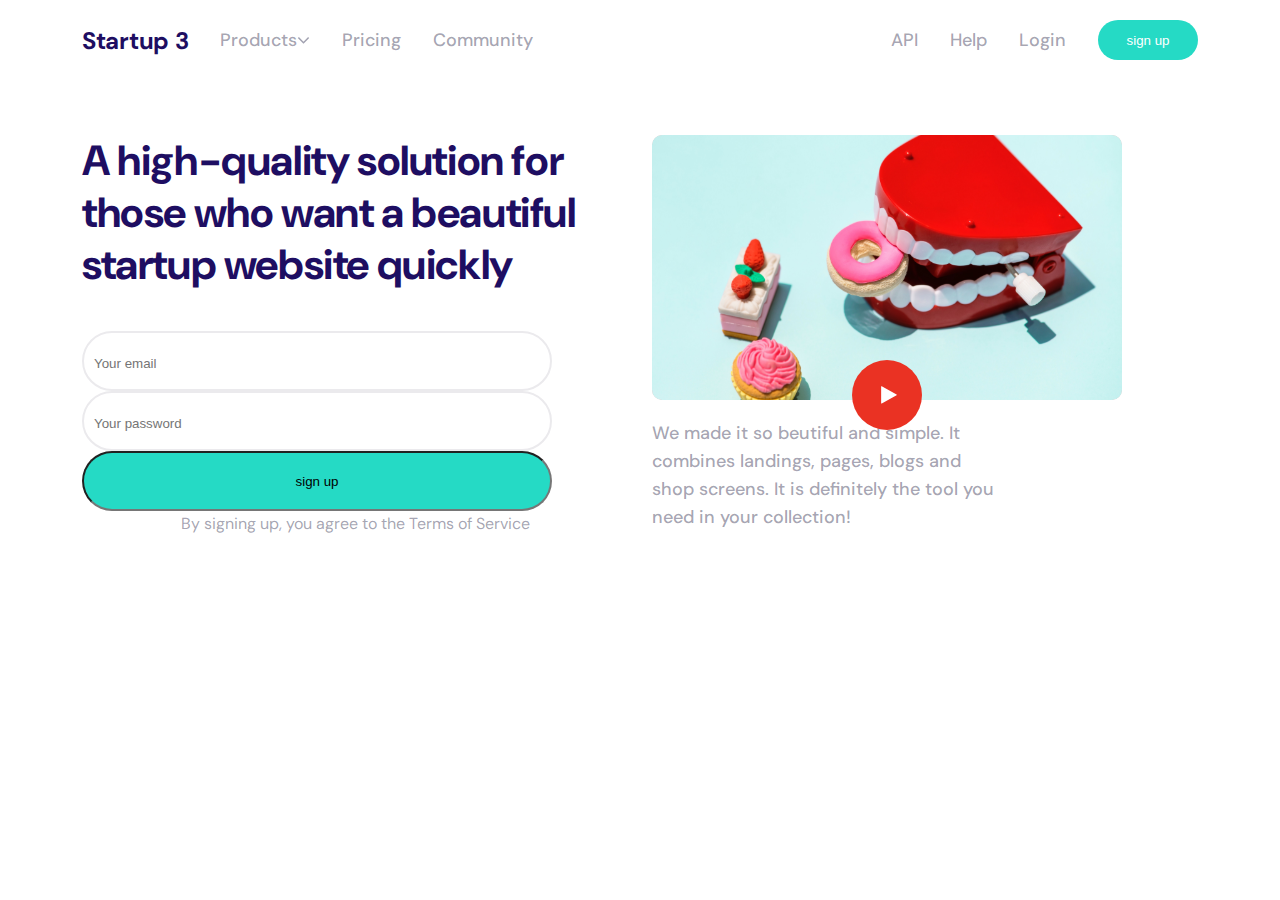
<file: assets/images/header-3/header-3/index.html>
<!DOCTYPE html>
<html lang="en">

<head>
    <meta charset="UTF-8">
    <meta name="viewport" content="width=device-width, initial-scale=1.0">
    <title>Document</title>
    <link rel="stylesheet" href="./assets/css/style.css">
</head>

<body>
    <div class="container">
        <div class="nav-bar">
            <div class="first-h">
                <a href="" class="first-h-1">Startup 3</a>
                <p class="first-h-2">Products</p>
                <img src="./assets/images/fa-angle-down.svg" alt="arrow">
                <p class="first-h-2">Pricing</p>
                <p class="first-h-2">Community</p>
            </div>
            <div class="second-h">
                <p class="second-h-1">API</p>
                <p class="second-h-1">Help</p>
                <p class="second-h-1">Login</p>
                <button class="button-1">sign up</button>
                </p>
            </div>
        </div>
        <div class="row">
            <div class="col-6">
                <div class="heading">
                    <h1 class="h-1">A high-quality solution for those who want a beautiful startup website quickly</h1>
                </div>
                <div class="mt-10 gap-10">
                    <input type="text" placeholder="Your email" class="btn-1">
                    <input type="text" placeholder="Your password" class="btn-2">
                    <input type="text" value="sign up" class="btn-3">
                    <p class="last-line">By signing up, you agree to the Terms of Service</p>
                </div>
            </div>
            <div class="col-6 mt-20">
                <img src="./assets/images/Placeholder.svg" alt="place" class="img-1">
                <img src="./assets/images/Icon - Fill.svg" alt="icon" class="img-2">
                <p class="para-1">We made it so beutiful and simple. It combines landings, pages, blogs and shop
                    screens. It is definitely the tool you
                    need in your collection!</p>
            </div>
        </div>
    </div>
</body>

</html>
</file>
<file: assets/css/style.css>
@import url('https://fonts.googleapis.com/css2?family=Poppins:wght@400;500;600;700&family=Yantramanav:wght@400;500&display=swap');

* {
    margin: 0;
    padding: 0;
    box-sizing: border-box;
    list-style: none;
    text-decoration: none;
}


.container {
    max-width: 1320px;
    padding-left: 12px;
    padding-right: 12px;
    margin-left: auto;
    margin-right: auto;
}

.row {
    display: flex;
    flex-direction: row;
    flex-wrap: wrap;
    margin-left: -12px;
    margin-right: -12px;
}

.d-flex {
    display: flex;
}

.space-btwn {
    justify-content: space-between;
}

.gap-30 {
    gap: 30px;
}

.align-item {
    align-items: center;
}

.content {
    background-image: url(../images/Rectangle\ 18.png);
    width: 100%;
    /* position: relative; */
    background-repeat: no-repeat;
    background-size: cover;
    z-index: -1;
}

/* .content::after {
    content: "";
    background-color: rgba(0, 0, 0, 0.57);
    width: 100%;
    height: 100%;
    top: 0%;
    right: 0%;
    z-index: -2;
    position: absolute;
} */

.heraderlink {
    color: #FFF;
    font-family: Poppins;
    font-size: 16px;
    font-style: normal;
    font-weight: 400;
    line-height: normal;
}

.herader-txt {
    color: #2C49FE;
    font-family: Poppins;
    font-size: 36px;
    font-style: normal;
    font-weight: 700;
    line-height: 135%;
    /* 48.6px */
}

.herader-txt b {
    color: #01C8FF;
    font-family: Poppins;
    font-size: 36px;
    font-style: normal;
    font-weight: 700;
    line-height: 135%;
}

.main-heading {
    color: #FFF;
    font-family: Poppins;
    font-size: 45px;
    font-style: normal;
    font-weight: 700;
    line-height: 200.5%;
    /* 96.32px */
    padding-top: 173px;
}


.pt-30 {
    padding-top: 30px;
}

.pt-30 {
    padding-top: 30px;
}

.main-heading b {

    width: 414.561px;
    height: 8px;
    flex-shrink: 0;
}

.main-text {
    color: #FFF;
    font-family: Yantramanav;
    font-size: 20px;
    font-style: normal;
    font-weight: 400;
    line-height: normal;
    width: 58%;
}

.pl-35 {
    padding-left: 35px;
}

.pl-15 {
    padding-left: 15px;
}

.btn-1 {
    cursor: pointer;
    color: #FFF;
    font-family: Poppins;
    font-size: 16px;
    font-style: normal;
    font-weight: 600;
    line-height: 150%;
    /* 24px */
    display: inline-flex;
    padding: 11px 28px;
    align-items: flex-start;
    gap: 10px;
    border-radius: 23px;
    background: #2C49FE;
    border: none;
}

.btn-2 {
    cursor: pointer;
    color: #FFF;
    font-family: Poppins;
    font-size: 20px;
    font-style: normal;
    font-weight: 600;
    line-height: 150%;
    /* 30px */
    display: inline-flex;
    padding: 11px 28px;
    align-items: flex-start;
    gap: 10px;
    border-radius: 28px;
    background: #2C49FE;
    border: none;
}

.herader-txte {
    color: #FFF;
    font-family: Poppins;
    font-size: 20px;
    font-style: normal;
    font-weight: 400;
    line-height: 150%;
    /* 30px */
}

.underline {
    position: relative;
}

.underline::after {
    position: absolute;
    content: "";
    width: 100%;
    height: 8px;
    background-color: #2C49FE;
    left: 0;
    bottom: -5px;
}

.underline::before {
    position: absolute;
    content: "";
    width: 10%;
    height: 8px;
    background-color: #01C8FF;
    right: 0;
    bottom: -5px;
    z-index: 1;
}

.content-box {
    max-width: 962px;
    flex-wrap: wrap;
    flex-shrink: 0;
    border-radius: 150px;
    background: rgba(44, 73, 254, 0.74);
    padding: 10px;
    /* margin-top: 140px; */
}

.content-heading {
    color: #FFF;
    font-family: Yantramanav;
    font-size: 20px;
    font-style: normal;
    font-weight: 500;
    line-height: normal;
}

.content-paragraph {
    color: rgba(255, 255, 255, 0.70);
    font-family: Yantramanav;
    font-size: 14px;
    font-style: normal;
    font-weight: 400;
    line-height: normal;
}

.box-sec {
    border-right: #FFF solid;
    border-width: 3px;
    height: 50px;
    padding: 40px 52px;
    /* margin-bottom: 5px; */
}

.brdr {
    height: 70px;
    width: 3px;
    background-color: #fff;
    margin-left: 50px;
}



/* .pl-90 {
    padding-left: 90px;
} */

.btn-3 {
    width: 185px;
    height: 70px;
    flex-shrink: 0;
    color: #2C49FE;
    font-family: Poppins;
    font-size: 20px;
    font-style: normal;
    font-weight: 700;
    line-height: normal;
    border-radius: 150px;
    background: #FFF;
    border: none;
}

.jusrfy-centre {
    justify-content: center;
}

@media (max-width:992px) {
    .lg-view {
        flex-direction: column;
        width: 100%;
        height: 100%;
        top: 0;
        left: -100%;
        background-color: grey;
        position: fixed;
        z-index: 1;
        transition: all 200ms linear;
    }

    label[for="menuBar"] {
        width: 30px;
        height: 20px;
        display: flex;
        flex-direction: column;
        justify-content: space-between;
        cursor: pointer;
        position: fixed;
        z-index: 2;
        right: 0%;

    }

    label[for="menuBar"] span {
        width: 100%;
        height: 3px;
        background-color: green;
        z-index: 2;

    }

    input[type="checkbox"]:checked~.lg-view {
        left: 0%;
    }
}

.fixed {
    position: fixed;
    width: 100%;
    padding-right: 15px;
}

.pb-100px {
    padding-bottom: 60px;
    padding-top: 120px;
}

.col-12 {
    width: 100%;
    padding-left: 12px;
    padding-right: 12px;
}

.col-6 {
    width: 50%;
    padding-left: 12px;
    padding-right: 12px;
}


.relative {
    position: relative;
}

.absolute {
    position: absolute;
    top: 54%;
    left: 50%;
    transform: translate(-50%, -50%);
}

.heading {
    color: #000;
    font-family: Poppins;
    font-size: 48px;
    font-style: normal;
    font-weight: 700;
    line-height: normal;
    padding-top: 15px;
}

.text {
    color: rgba(0, 0, 0, 0.70);
    font-family: Poppins;
    font-size: 16px;
    font-style: normal;
    font-weight: 400;
    line-height: normal;
    padding-top: 6px;
}

.heading-top-img {
    padding-top: 100px;
}

.pt-100 {
    padding-top: 100px;
}

.box {
    width: 100%;
    height: 80%;
    flex-shrink: 0;
    border-radius: 5px;
    border: 1px solid #2C49FE;
    padding-top: 30px;
    margin-top: 50px;
}

.box-heading {
    color: #2C49FE;
    font-family: Poppins;
    padding-top: 30px;
    font-size: 25px;
    font-style: normal;
    font-weight: 500;
    line-height: normal;
    text-align: center;
}

.box-p {
    color: #2D3CAE;
    text-align: center;
    font-family: Poppins;
    font-size: 16px;
    font-style: normal;
    font-weight: 400;
    line-height: 150%;
    /* 24px */
    text-align: center;
}

.box-img {
    width: 79px;
    height: 79px;
    flex-shrink: 0;
    border-radius: 50%;
    border: 1px solid blue;
    display: flex;
    align-items: center;
    justify-content: center;
    position: absolute;
    top: -20%;
    left: 50%;
    transform: translateX(-50%);
    background-color: #fff;
}

.box-2 {
    width: 100%;
    height: 80%;
    flex-shrink: 0;
    border-radius: 5px;
    border: 1px solid #2C49FE;
    padding-top: 30px;
    margin-top: 50px;
    align-items: center;

}

.box:hover {
    background-color: blue;
}

.box-2:hover {
    background-color: blue;
}

.box:hover .box-heading,
.box:hover .box-p {
    color: #fff;
    transition: all 200ms linear;
}


.box-2:hover .box-heading,
.box-2:hover .box-p {
    color: #fff;
    transition: all 200ms linear;
}

.align-items-center {
    align-items: center;
}

.bg-image {
    background-image: url(../images/SECTION-3-BG-IMAGE.png);
    background-repeat: no-repeat;
    background-size: cover;
    position: relative;
    z-index: -2;
}

.bg-image::after {
    content: "";
    width: 100%;
    height: 100%;
    background-color: rgba(44, 73, 254, 0.80);
    top: 0%;
    right: 0%;
    z-index: -1;
    position: absolute;
}

.section-heading {
    color: #FFF;
    text-align: center;
    font-family: Poppins;
    font-size: 48px;
    font-style: normal;
    font-weight: 700;
    line-height: 130%;
    padding-top: 50px;
    /* max-width: 900px; */
    /* 62.4px */
}

.section-text {
    color: #FFF;
    text-align: center;
    font-family: Poppins;
    font-size: 16px;
    font-style: normal;
    font-weight: 400;
    line-height: normal;
    padding-top: 40px;
}

.jusrfy-space-evenly {
    justify-content: space-evenly;
}

.text-1,
.text-4,
.text-3,
.text-2 {
    align-items: center;
    width: 25%;
    display: flex;
    flex-direction: column;
}



.w-100 {
    width: 100%;
}

.number {
    color: #FFF;
    font-family: Poppins;
    font-size: 35px;
    font-style: normal;
    font-weight: 700;
    line-height: normal;
}

.text-section2 {
    color: #FFF;
    font-family: Poppins;
    font-size: 18px;
    font-style: normal;
    font-weight: 400;
    line-height: normal;
}

.section-3-text {
    color: #000;
    font-family: Poppins;
    font-size: 48px;
    font-style: normal;
    font-weight: 700;
    line-height: 136.505%;
    /* 65.522px */
    padding-top: 7px;
}

.section-3-paragraph {
    color: rgba(0, 0, 0, 0.70);
    font-family: Poppins;
    font-size: 16px;
    font-style: normal;
    font-weight: 400;
    line-height: normal;
    padding-top: 10px;
}

/* .col-4 {
    width: 33%;
    padding-left: 12px;
    padding-right: 12px;
} */

.paragraph-2 {
    color: #000;
    font-family: Poppins;
    font-size: 16px;
    font-style: normal;
    font-weight: 700;
    line-height: normal;
    padding-top: 15px;
}

.heading-top-img-1 {
    padding-top: 100px;
}

.date {
    color: rgba(0, 0, 0, 0.70);
    font-family: Poppins;
    font-size: 14px;
    font-style: normal;
    font-weight: 400;
    line-height: normal;
    padding-left: 15px;
}

.card-heading {
    color: #000;
    font-family: Poppins;
    font-size: 24px;
    font-style: normal;
    font-weight: 500;
    line-height: normal;
    padding-left: 15px;
}

.card-text {
    color: rgba(0, 0, 0, 0.70);
    font-family: Poppins;
    font-size: 16px;
    font-style: normal;
    font-weight: 400;
    line-height: normal;
    padding-left: 15px;
    width: 70%;
}

.max-widht-100 {
    max-width: 100%;
}

.card {
    border-radius: 5px;
    background: #FFF;
    box-shadow: 2px 9px 32px 0px rgba(0, 0, 0, 0.06);
    /* height: 354px; */
    flex-shrink: 0;
}

.card-img {
    display: flex;
    align-items: center;
    justify-content: center;
    width: 100%;
}

.col-3 {
    width: 25%;
    padding-left: 12px;
    padding-right: 12px;
}

.vector-img {
    padding-top: 200px;
}

.heading-s3 {
    color: #000;
    font-family: Poppins;
    font-size: 48px;
    font-style: normal;
    font-weight: 700;
    line-height: normal;
    padding-top: 15px;
}

.para-s {
    color: rgba(0, 0, 0, 0.70);
    font-family: Poppins;
    font-size: 16px;
    font-style: normal;
    font-weight: 400;
    line-height: normal;
}

.h-t {
    padding-top: 150px;
}

.input {
    width: 49%;
    height: 42px;
    flex-shrink: 0;
    border-radius: 5px;
    border: 1px solid rgba(0, 0, 0, 0.40);
    background: rgba(0, 0, 0, 0.00);
    margin-top: 10px;
    padding-left: 20px;
}

.input-1 {
    width: 100%;
    height: 42px;
    flex-shrink: 0;
    border-radius: 5px;
    border: 1px solid rgba(0, 0, 0, 0.40);
    background: rgba(0, 0, 0, 0.00);
    margin-top: 10px;
    padding-left: 20px;
}

.ml-10 {
    margin-left: 10px;
}

.input-2 {
    border-radius: 5px;
    border: 1px solid rgba(0, 0, 0, 0.40);
    background: rgba(0, 0, 0, 0.00);
    width: 100%;
    padding-bottom: 124Px;
    margin-top: 10px;
    padding-top: 10px;
    padding-left: 20px;
}

.btn-4 {
    cursor: pointer;
    border-radius: 23px;
    background: #2C49FE;
    width: 100%;
    padding: 11px 28px;
    color: #FFF;
    font-family: Poppins;
    font-size: 16px;
    font-style: normal;
    font-weight: 600;
    line-height: 150%;
    /* 24px */
    border: none;
    margin-top: 25px;
}

input [type="text"]~placeholder {
    padding-left: 20px;
}

@media (min-width:992px) {
    .col-lg-6 {
        width: 50%;
        padding-left: 12px;
        padding-right: 12px;
    }


}

@media (max-width:768px) {
    .col-md-6 {
        width: 100%;
        padding-left: 12px;
        padding-right: 12px;
    }


}

@media (max-width:1200px) {
    .col-xl-12 {
        width: 100%;
        padding-left: 12px;
        padding-right: 12px;
    }

}



.bg-black {
    background-color: black;
}

.gap-80 {
    gap: 80px;
}

.footer-text {
    color: #FFF;
    font-family: Poppins;
    font-size: 14px;
    font-style: normal;
    font-weight: 400;
    line-height: normal;
    padding-top: 30px;
    width: 100%;
}

.py-100 {
    padding-top: 100px;
    padding-bottom: 100px;
}

ul li h4 {
    color: #FFF;
    font-family: Poppins;
    font-size: 14px;
    font-style: normal;
    font-weight: 700;
    line-height: normal;
    cursor: pointer;
}

ul li a {
    color: #FFF;
    font-family: Poppins;
    font-size: 12px;
    font-style: normal;
    cursor: pointer;
    font-weight: 400;
    line-height: normal;
    /* padding-top: 30px; */
    /* margin-top: 30px; */
}

ul li {
    padding-top: 10px;
}

.gap-20 {
    gap: 10px;
}

.footer-img-box {
    width: 90px;
    height: 62px;
    flex-shrink: 0;
    background: rgba(45, 60, 174, 0.53);
}

.mb-50 {
    margin-bottom: 50px;
}

.mt-100 {
    margin-top: 100px;
}

.footer-img-box p {
    color: #FFF;
    text-align: center;
    font-family: Poppins;
    font-size: 12px;
    font-style: normal;
    font-weight: 700;
    width: 43px;
    padding: 15px 25px;
    line-height: 150%;
    /* 18px */
}

.flex-wrap {
    flex-wrap: wrap;
}

.width-1 {
    width: 25%;
}

.width-2 {
    width: 25%;
}

.width-3 {
    width: 25%;
}

.width-4 {
    width: 25%;
}

@media (max-width:992px) {

    .width-1 {
        width: 33%;
    }

    .width-2 {
        width: 33%;
    }

    .width-3 {
        width: 33%;
    }

    .width-4 {
        width: 33%;
    }

    .text-1,
    .text-2,
    .text-3,
    .text-4 {
        width: 33%;
    }

    .pos-rel {
        position: relative;
    }



}

@media (max-width:768px) {
    .width-1 {
        width: 50%;
    }

    .width-2 {
        width: 50%;
    }

    .width-3 {
        width: 50%;
    }

    .width-4 {
        width: 50%;
    }

    .text-1,
    .text-4,
    .text-3,
    .text-2 {
        width: 50%;
    }

    .width-1,
    .width-2,
    .width-3,
    .width-4 {
        align-items: center;
        justify-content: center;
    }
}


@media (max-width:576px) {
    .width-1 {
        width: 100%;
    }

    .width-2 {
        width: 100%;
    }

    .width-3 {
        width: 100%;
    }

    .width-4 {
        width: 100%;
    }

    .width-1,
    .width-4,
    .width-2,
    .width-3 {
        align-items: center;
        justify-content: center;
    }

    .text-1,
    .text-4,
    .text-3,
    .text-2 {
        width: 100%;
    }

}

@media (max-width:576px) {
    .col-6-sm {
        width: 100%;
    }

    .main-heading {
        font-size: 30px;
    }

    .section-heading {
        font-size: 35px;
    }

    .herader-txt {
        font-size: 30px;
    }

    .col-12-sm {
        width: 100%;
    }
}

.footer-ul ul li a::after {
    content: "";
    height: 2px;
    width: 0%;
    background-color: rgb(201, 153, 153);
    position: absolute;
    bottom: 0;
    left: 0%;
    /* transform: translateX(-50%); */
    transition: all 100ms linear;
}

.footer-ul ul li a:hover::after {
    width: 100%;
}

.footer-ul ul li a h4::after {
    content: "";
    height: 3px;
    width: 0%;
    background-color: blanchedalmond;
    position: absolute;
    bottom: 0;
    left: 0%;
    /* transform: translateX(-50%); */
    transition: all 100ms linear;
}

.footer-ul ul li a h4:hover::after {
    width: 100%;
}
</file>
<file: assets/images/header-3/header-3/assets/css/style.css>
@import url('https://fonts.googleapis.com/css2?family=DM+Sans:opsz,wght@9..40,400;9..40,500;9..40,700&display=swap');

* {
    margin: 0;
    padding: 0;
    text-decoration: none;
    list-style: none;
    box-sizing: border-box;
}

.container {
    height: 100vh;
    max-width: 1140px;
    margin-left: auto;
    margin-right: auto;
    padding-left: 12px;
    padding-right: 12px;
}

.nav-bar {
    display: flex;
    justify-content: space-between;
    padding-top: 20px;
}

.first-h {
    display: flex;
    justify-content: center;
    align-items: center;
}

.first-h-2 {
    color: var(--Colors-Text, rgba(21, 20, 57, 0.40));
    font-family: "DM Sans";
    font-size: 18px;
    font-style: normal;
    font-weight: 500;
    line-height: 26px;
    margin-left: 32px;
}

.first-h-1 {
    color: var(--Colors-Heading, #1E0E62);
    text-align: center;
    font-family: "DM Sans";
    font-size: 24px;
    font-style: normal;
    font-weight: 700;
    line-height: normal;
    letter-spacing: -0.293px;

}

.second-h {
    display: flex;
    justify-content: center;
    align-items: center;

}

.second-h-1 {
    color: var(--Colors-Text, rgba(21, 20, 57, 0.40));
    font-family: "DM Sans";
    font-size: 18px;
    font-style: normal;
    font-weight: 500;
    line-height: 26px;
    margin-left: 32px
}

.second-h-1a {
    color: var(--Colors-Text, rgba(21, 20, 57, 0.40));
    font-family: "DM Sans";
    font-size: 18px;
    font-style: normal;
    font-weight: 500;
    line-height: 26px;
    margin-left: 407px;
}

.button-1 {
    border: none;
    width: 100px;
    height: 40px;
    flex-shrink: 0;
    padding: 5px;
    border-radius: 100px;
    background: var(--Action-Primary, #25DAC5);
    text-align: center;
    align-items: center;
    justify-content: center;
    color: white;
    margin-left: 32px;
}

.row {
    display: flex;
    flex-direction: row;
    flex-wrap: wrap;
    margin-right: -12px;
    margin-left: -12px;
}

.col-6 {
    width: 50%;
    padding-left: 12px;
    padding-right: 12px;
}

.h-1 {
    color: #1E0E62;
    font-family: "DM Sans";
    font-size: 42px;
    font-style: normal;
    font-weight: 700;
    line-height: 52px;
    letter-spacing: -0.4px;
    margin-top: 75px;
}

.btn-1 {
    width: 470px;
    height: 60px;
    flex-shrink: 0;
    border-radius: 100px;
    border: 2px solid var(--Colors-Grey, #EBEAED);
    padding-left: 10px;
    padding-top: 5px;
}

.btn-2 {
    width: 470px;
    height: 60px;
    flex-shrink: 0;
    border-radius: 100px;
    border: 2px solid var(--Colors-Grey, #EBEAED);
    padding-left: 10px;
    padding-top: 5px;
}

.btn-3 {
    width: 470px;
    height: 60px;
    flex-shrink: 0;
    border-radius: 100px;
    text-align: center;
    background: var(--Action-Primary, #25DAC5);
}

.last-line {
    color: var(--Colors-Text, rgba(21, 20, 57, 0.40));
    text-align: center;
    font-family: "DM Sans";
    font-size: 16px;
    font-style: normal;
    font-weight: 400;
    line-height: 26px;
}

.mt-10 {
    margin-top: 40px;
}

.mt-20 {
    margin-top: 75px;
}

.gap-10 {
    column-gap: 15px;
}

.box-1 {
    position: relative;
}

.img-1 {
    position: relative;
    width: 470px;
    height: 265px;
    flex-shrink: 0;
    border-radius: 10px;
    background: lightgray 50%;
}

.img-2 {
    position: absolute;
    width: 70px;
    height: 70px;
    top: 40%;
    right: 28%;
}

.para-1 {
    width: 350px;
    color: var(--Colors-Text, rgba(21, 20, 57, 0.40));
    font-family: "DM Sans";
    font-size: 18px;
    font-style: normal;
    font-weight: 500;
    line-height: 28px;
    margin-top: 15px;

}
</file>
